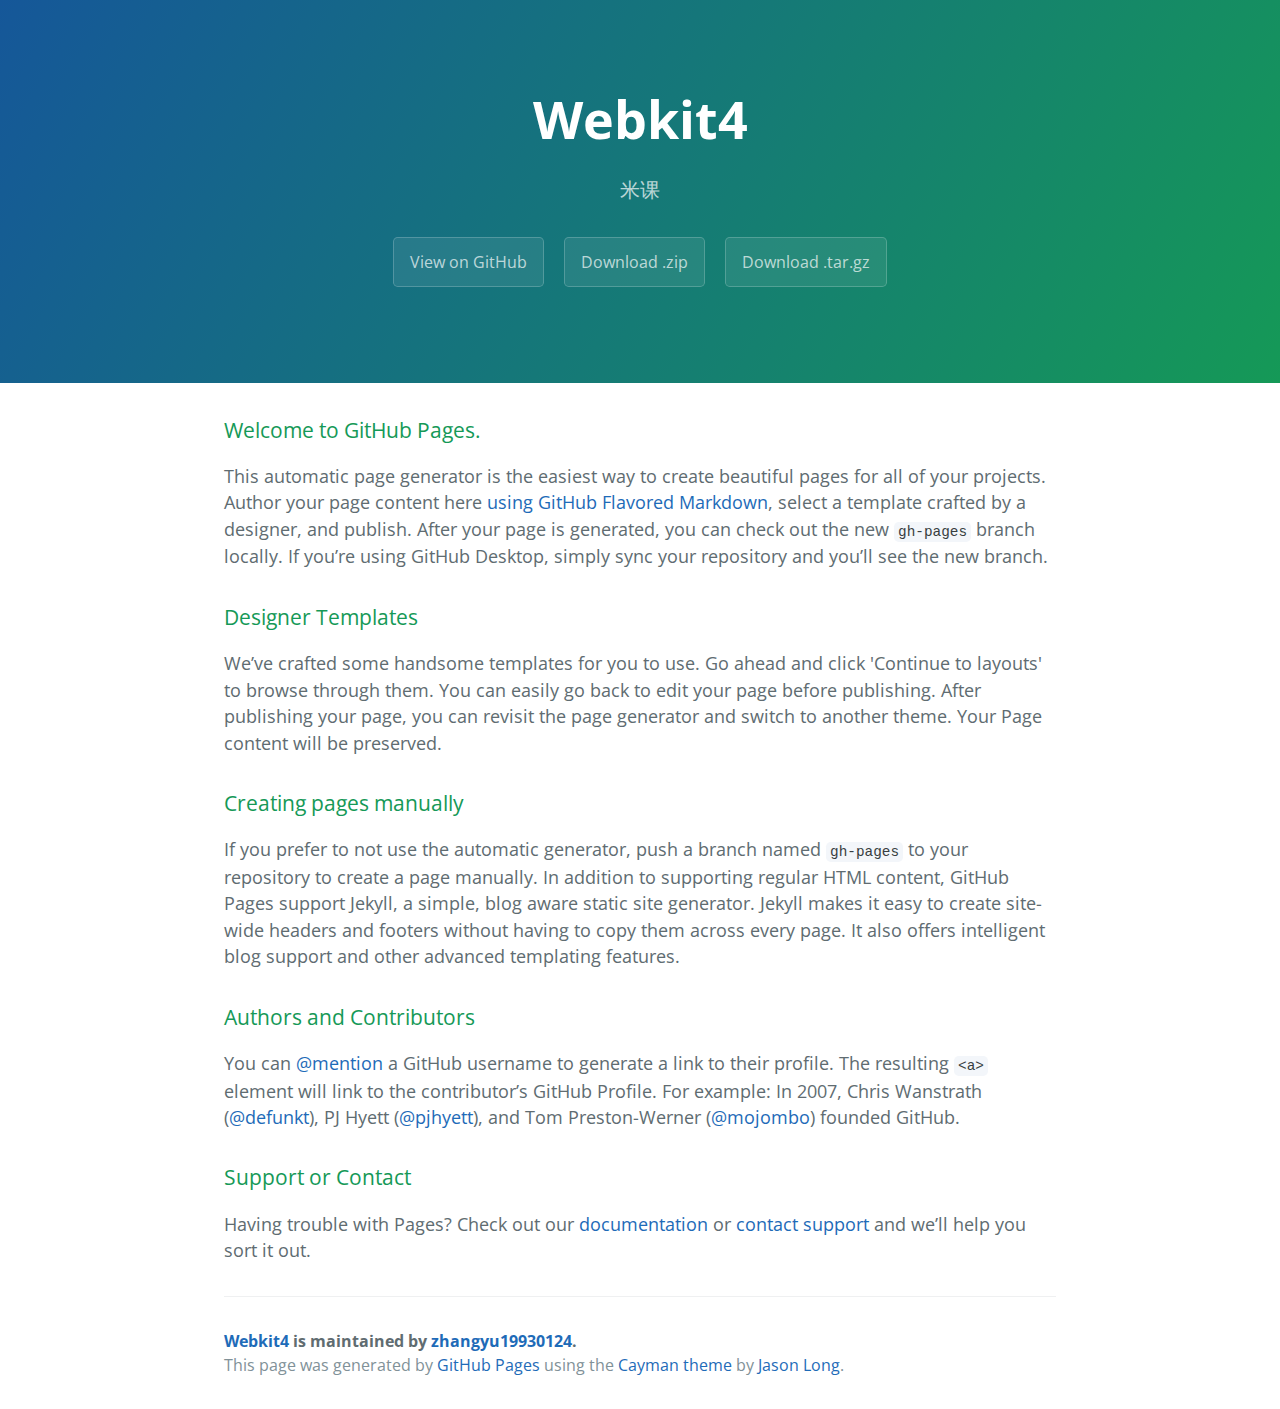
<file: index.html>
<!DOCTYPE html>
<html lang="en-us">
  <head>
    <meta charset="UTF-8">
    <title>Webkit4 by zhangyu19930124</title>
    <meta name="viewport" content="width=device-width, initial-scale=1">
    <link rel="stylesheet" type="text/css" href="stylesheets/normalize.css" media="screen">
    <link href='https://fonts.googleapis.com/css?family=Open+Sans:400,700' rel='stylesheet' type='text/css'>
    <link rel="stylesheet" type="text/css" href="stylesheets/stylesheet.css" media="screen">
    <link rel="stylesheet" type="text/css" href="stylesheets/github-light.css" media="screen">
  </head>
  <body>
    <section class="page-header">
      <h1 class="project-name">Webkit4</h1>
      <h2 class="project-tagline">米课</h2>
      <a href="https://github.com/zhangyu19930124/webkit4" class="btn">View on GitHub</a>
      <a href="https://github.com/zhangyu19930124/webkit4/zipball/master" class="btn">Download .zip</a>
      <a href="https://github.com/zhangyu19930124/webkit4/tarball/master" class="btn">Download .tar.gz</a>
    </section>

    <section class="main-content">
      <h3>
<a id="welcome-to-github-pages" class="anchor" href="#welcome-to-github-pages" aria-hidden="true"><span aria-hidden="true" class="octicon octicon-link"></span></a>Welcome to GitHub Pages.</h3>

<p>This automatic page generator is the easiest way to create beautiful pages for all of your projects. Author your page content here <a href="https://guides.github.com/features/mastering-markdown/">using GitHub Flavored Markdown</a>, select a template crafted by a designer, and publish. After your page is generated, you can check out the new <code>gh-pages</code> branch locally. If you’re using GitHub Desktop, simply sync your repository and you’ll see the new branch.</p>

<h3>
<a id="designer-templates" class="anchor" href="#designer-templates" aria-hidden="true"><span aria-hidden="true" class="octicon octicon-link"></span></a>Designer Templates</h3>

<p>We’ve crafted some handsome templates for you to use. Go ahead and click 'Continue to layouts' to browse through them. You can easily go back to edit your page before publishing. After publishing your page, you can revisit the page generator and switch to another theme. Your Page content will be preserved.</p>

<h3>
<a id="creating-pages-manually" class="anchor" href="#creating-pages-manually" aria-hidden="true"><span aria-hidden="true" class="octicon octicon-link"></span></a>Creating pages manually</h3>

<p>If you prefer to not use the automatic generator, push a branch named <code>gh-pages</code> to your repository to create a page manually. In addition to supporting regular HTML content, GitHub Pages support Jekyll, a simple, blog aware static site generator. Jekyll makes it easy to create site-wide headers and footers without having to copy them across every page. It also offers intelligent blog support and other advanced templating features.</p>

<h3>
<a id="authors-and-contributors" class="anchor" href="#authors-and-contributors" aria-hidden="true"><span aria-hidden="true" class="octicon octicon-link"></span></a>Authors and Contributors</h3>

<p>You can <a href="https://help.github.com/articles/basic-writing-and-formatting-syntax/#mentioning-users-and-teams" class="user-mention">@mention</a> a GitHub username to generate a link to their profile. The resulting <code>&lt;a&gt;</code> element will link to the contributor’s GitHub Profile. For example: In 2007, Chris Wanstrath (<a href="https://github.com/defunkt" class="user-mention">@defunkt</a>), PJ Hyett (<a href="https://github.com/pjhyett" class="user-mention">@pjhyett</a>), and Tom Preston-Werner (<a href="https://github.com/mojombo" class="user-mention">@mojombo</a>) founded GitHub.</p>

<h3>
<a id="support-or-contact" class="anchor" href="#support-or-contact" aria-hidden="true"><span aria-hidden="true" class="octicon octicon-link"></span></a>Support or Contact</h3>

<p>Having trouble with Pages? Check out our <a href="https://help.github.com/pages">documentation</a> or <a href="https://github.com/contact">contact support</a> and we’ll help you sort it out.</p>

      <footer class="site-footer">
        <span class="site-footer-owner"><a href="https://github.com/zhangyu19930124/webkit4">Webkit4</a> is maintained by <a href="https://github.com/zhangyu19930124">zhangyu19930124</a>.</span>

        <span class="site-footer-credits">This page was generated by <a href="https://pages.github.com">GitHub Pages</a> using the <a href="https://github.com/jasonlong/cayman-theme">Cayman theme</a> by <a href="https://twitter.com/jasonlong">Jason Long</a>.</span>
      </footer>

    </section>

  
  </body>
</html>
</file>
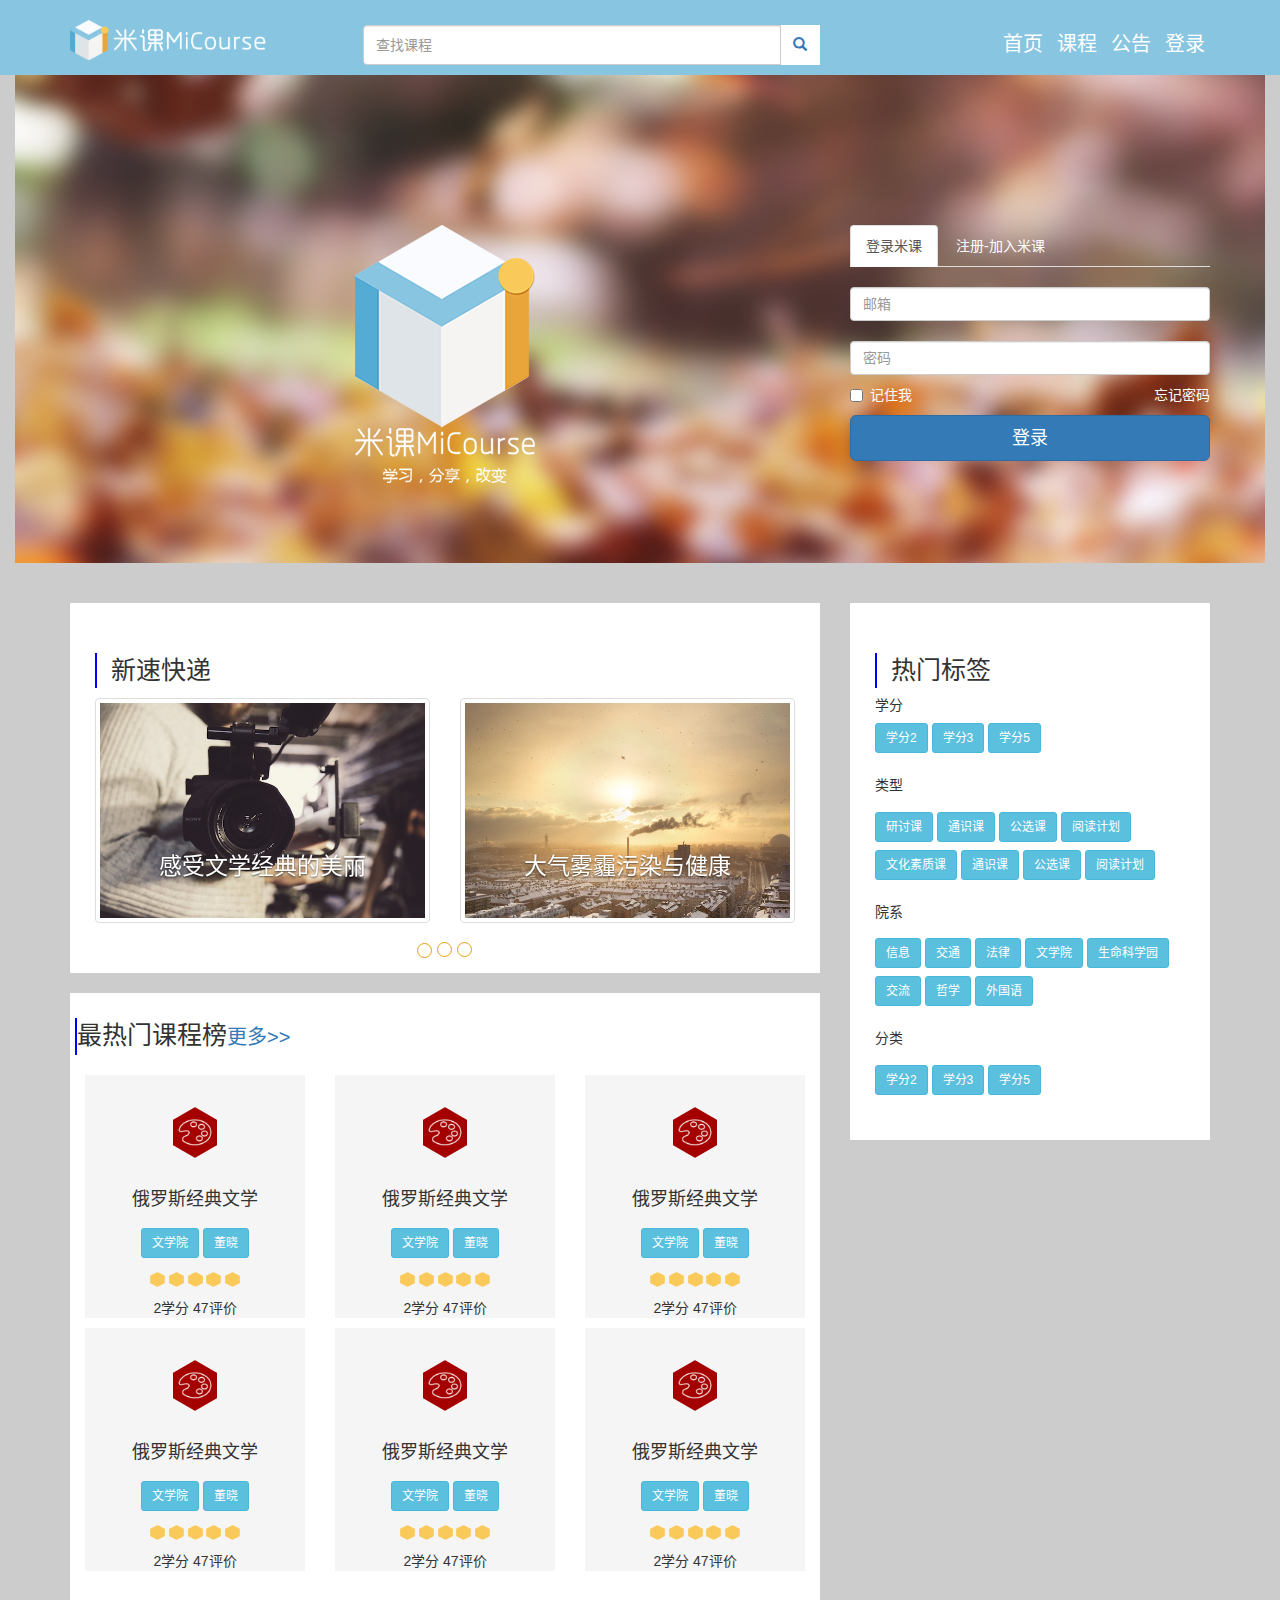
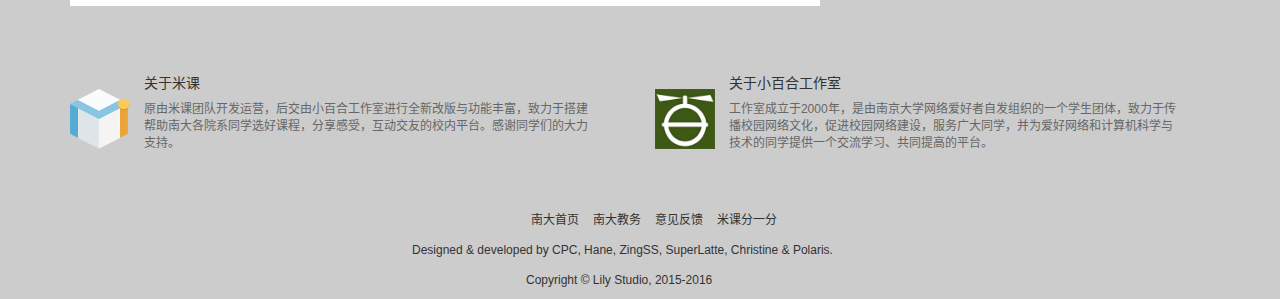
<file: 米课.html>
<!DOCTYPE html>
<html lang="zh-CN">
<head>
	<meta charset="UTF-8">
	<meta http-equiv="X-UA-Compatible" content="IE=edge">
    <meta name="viewport" content="width=device-width, initial-scale=1">
	<title>米课</title>
	<link rel="stylesheet" type="text/css" href="css/bootstrap.min.css">
<link rel="stylesheet" type="text/css" href="css/mike.css">
</head>
<body>
<div class="container-fluid">
	<header class="header">
		<nav class="nav navbar nav-default navbar-fixed-top bg">
		 <div class="container">
			<div class="row">
			  <!-- 导航区logo -->
				<div class="colo-lg-3 col-md-3 hidden-sm hidden-xs ">
					<div class="navbar-left">
						<a href="#" ><img class="nav-a1" src="images/Brand.png"></a>
					</div>
				</div>
				<div class="col-sm-2 hidden-xs visible-sm-block">
					<div class="navbar-left">
						<a href="#"><img class="nav-a2" src="images/Brand-M.png"></a>
					</div>
				</div>
				<div class="col-xs-2 visible-xs-block">
					<div class="navbar-left">
						<a href="#"><img class="nav-a3" src="images/Brand-S.png"></a>
					</div>
				</div>
              <!-- 导航区logo -->
              <div class="col-lg-5 col-md-5 col-sm-5 col-xs-8">
              	<form class="" method="get" action="" role="search">
              		<div class="input-group input-group-nav nav-div1 ">
              			<input type="text" class="form-control nav-span" placeholder="查找课程">
              			<span class="input-group-btn nav-span">
              				<a href="#" role="button" class="btn" onclick="$(this).closest('form').submit()">
              					<span class="glyphicon glyphicon-search"
                                ></span>
              				</a>
              			</span>
              		</div>
              	</form>
              </div>
              <div class="col-lg-4 col-md-4 col-sm-5 hidden-xs">
              	<div class="navbar-collapse collapse">
              		<ul class="list-inline pull-right nav-ul">
              			<li class="active nav-li">
              			<a href="#"  style="text-decoration: none;" class="nav-a1">首页</a></li>
              			<li class="nav-li"><a class="nav-a1" href="#" style="text-decoration: none;">课程</a></li>
              			<li class="nav-li"><a class="nav-a1" href="#" style="text-decoration: none;">公告</a></li>
              			<li class="nav-li"><a class="nav-a1" href="#" style="text-decoration: none;">登录</a></li>
              		</ul>
              	</div>
              </div>
              <div class="col-xs-2 visible-xs-block">
              	<div class="nav nav-hamburger pull-right open">
              		<a href="#" class="dropdown-toggle nav-hu" data-toggle="dropdown" role="button">
              			<span class="glyphicon glyphicon-menu-hamburger"></span>
              		</a>
              		<ul class="dropdown-menu pull-right">
              			<li><a href="#">首页</a></li>
              			<li><a href="#">课程</a></li>
              			<li><a href="#">公告</a></li>
              			<li><a href="#">登录</a></li>
              		</ul>
              	</div>
              </div>
			</div>
			</div>
		</nav>
	</header>
	<div class="content">
		<div class="wrapper">
			<div class="container">
				<div class="row">
					<div class="wrapper1 formposit col-lg-8 col-md-8 col-sm-6 col-xs-0">
						<img src="images/MiLogo.png">
						<br/>
						<img src="images/miTitle.png">
					</div>
					<div class="col-lg-4 col-md-4 col-sm-6 col-xs-12 formposit">
						<ul class="nav nav-tabs">
							<li class="active" role="presentation">
								<a href="#form1" role="tab" data-toggle="tab">登录米课</a>
							</li>
							<li><a href="#form2" role="tab" data-toggle="tab" class="check1">注册-加入米课</a></li>
						</ul>
						<div class="tab-content">
							<form role="tabpanel" class="tab-pane fade in active" id="form1">
							<br/>
								<label class="sr-only">邮箱</label>
								<input class="form-control" placeholder="邮箱"><br/>
								<label class="sr-only">密码</label>
								<input class="form-control" placeholder="密码">
								<div class="checkbox">
									<label class="check1">
										<input type="checkbox">记住我
									</label>
									<a href="#" class="pull-right check1">忘记密码</a>
								</div>
								<button class="btn btn-lg btn-primary btn-block">登录</button>
							</form>
							<form  id="form2" role="tabpanel" class="tab-pane fade">
								<br/>
								<label class="sr-only">邮箱</label>
								<input class="form-control" placeholder="邮箱"><br/>
								<label class="sr-only">密码</label>
								<input class="form-control" placeholder="密码"><br/>
								<button class="btn btn-lg btn-primary btn-block">注册</button>
							</form>
						</div>
					</div>
				</div>
			</div>
		</div>
		<div class="container">
			<div class="row">
				<div class="col-lg-8 col-md-8 col-sm-12 col-xs-12 ">
					<div class="crow">
						<h4 class="content-h4">&nbsp;&nbsp;新速快递</h4>
						<div  id="id1" class="carousel slide" data-ride="carousel">
							<ol class="carousel-indicators" id="ol">
							<li data-target="#id1" data-slide-to="0" class="active"></li>
							<li data-target="#id1" data-slide-to="1"></li>
							<li data-target="#id1" data-slide-to="2"></li>
	                       </ol>
							<div class="carousel-inner" role="listbox">
								<div class="item active">
								  <div class="row">
								  	<div class="col-lg-6 col-md-6 col-sm-6 col-xs-12">
								  		<div class="thumbnail">
								  			<a href="#"><img src="images/film.jpg"></a>
								  			<div class="carousel-caption">
								  				<p class="ol-font">感受文学经典的美丽</p>
								  			</div>
								  		</div>
								  	</div>
								  	<div class="col-lg-6 col-md-6 col-sm-6 col-xs-12">
								  		<div class="thumbnail">
								  			<a href="#"><img src="images/pollution.jpg"></a>
								  			<div class="carousel-caption">
								  				<p class="ol-font">大气雾霾污染与健康</p>
								  			</div>
								  		</div>
								  	</div>
								  </div>
								</div>
								<div class="item">
								  <div class="row">
								  	<div class="col-lg-6 col-md-6 col-sm-6 col-xs-12">
								  		<div class="thumbnail">
								  			<a href="#"><img src="images/biology.jpg"></a>
								  			<div class="carousel-caption">
								  				<p class="ol-font">探索生物医学诺贝尔奖

								  				</p>
								  			</div>
								  		</div>
								  	</div>
								  	<div class="col-lg-6 col-md-6 col-sm-6 col-xs-12">
								  		<div class="thumbnail">
								  			<a href="#"><img src="images/mineral.jpg"></a>
								  			<div class="carousel-caption">
								  				<p class="ol-font">地标双雄：生物和矿物</p>
								  			</div>
								  		</div>
								  	</div>
								  </div>
								</div>
								<div class="item">
								  <div class="row">
								  	<div class="col-lg-6 col-md-6 col-sm-6 col-xs-12">
								  		<div class="thumbnail">
								  			<a href="#"><img src="images/uncertainty.jpg"></a>
								  			<div class="carousel-caption">
								  				<p class="ol-font">不确定世界的决策行为</p>
								  			</div>
								  		</div>
								  	</div>
								  	<div class="col-lg-6 col-md-6 col-sm-6 col-xs-12">
								  		<div class="thumbnail">
								  			<a href="#"><img src="images/usa.jpg"></a>
								  			<div class="carousel-caption">
								  				<p class="ol-font">二十世纪中美文化交往的问题</p>
								  			</div>
								  		</div>
								  	</div>
								  </div>
								</div>
							</div>
							<!--  -->
						</div>
					</div>
					<div class="container">
				    <div class="row">
					<div class="col-lg-8 col-md-8 col-sm-12 col-xs-12">
						<div class="cont-posit">
						  <div class="cont-pp1">
						  <h4 class="content-h4 content-h41">最热门课程榜<a href="#" id="a1">更多>></a></h4>
						  <div class="s">
							<div class="row row1">
								<div class="col-lg-4 col-md-4 col-sm-4 col-xs-6 row1">
									<div class="row-p1">
									<div class="tu1">
										<div class="box-f">
										<div class="box-s">
										<div class="box-t img-responsive" style="background-image: url(images/art.png);"></div>
										</div>
		                               </div>
		                             </div>
		                               <!-- tu1 -->
		                               <div class="dd">
										<h4>俄罗斯经典文学</h4>
										<a href="#" class="btn btn-info btn-sm tags-a">文学院</a>
					   					<a href="#" class="btn btn-info btn-sm tags-a">董晓</a>
					   					<div class="box-1">
					   				     <img  class="img-s" src="images/star.png">
					   				     <img  class="img-s" src="images/star.png">
					   				     <img  class="img-s" src="images/star.png">
					   				     <img  class="img-s" src="images/star.png">
					   				     <img  class="img-s" src="images/star.png">
					   					</div>
					   					<div class="">
					   				        2学分 47评价
					   				         </div>
									   </div>
									</div>
								</div>
								<div class="col-lg-4 col-md-4 col-sm-4 col-xs-6 row1">
									<div class="row-p1">
										<div class="row-p1">
									<div class="tu1">
										<div class="box-f">
										<div class="box-s">
										<div class="box-t img-responsive" style="background-image: url(images/art.png);"></div>
										</div>
		                               </div>
		                             </div>
		                               <!-- tu1 -->
		                               <div class="dd">
										<h4>俄罗斯经典文学</h4>
										<a href="#" class="btn btn-info btn-sm tags-a">文学院</a>
					   					<a href="#" class="btn btn-info btn-sm tags-a">董晓</a>
					   					<div class="box-1">
					   				     <img  class="img-s" src="images/star.png">
					   				     <img  class="img-s" src="images/star.png">
					   				     <img  class="img-s" src="images/star.png">
					   				     <img  class="img-s" src="images/star.png">
					   				     <img  class="img-s" src="images/star.png">
					   					</div>
					   					<div class="">
					   				        2学分 47评价
					   				         </div>
									   </div>
									</div>
									</div>
								</div>
								<div class="col-lg-4 col-md-4 col-sm-4 col-xs-6 row1">
									<div class="row-p1">
										<div class="row-p1">
									<div class="tu1">
										<div class="box-f">
										<div class="box-s">
										<div class="box-t img-responsive" style="background-image: url(images/art.png);"></div>
										</div>
		                               </div>
		                             </div>
		                               <!-- tu1 -->
		                               <div class="dd">
										<h4>俄罗斯经典文学</h4>
										<a href="#" class="btn btn-info btn-sm tags-a">文学院</a>
					   					<a href="#" class="btn btn-info btn-sm tags-a">董晓</a>
					   					<div class="box-1">
					   				     <img  class="img-s" src="images/star.png">
					   				     <img  class="img-s" src="images/star.png">
					   				     <img  class="img-s" src="images/star.png">
					   				     <img  class="img-s" src="images/star.png">
					   				     <img  class="img-s" src="images/star.png">
					   					</div>
					   					<div class="">
					   				        2学分 47评价
					   				         </div>
									   </div>
									</div>
									</div>
								</div>
								<!--  -->
								<div class="col-lg-4 col-md-4 col-sm-4 col-xs-6 row1">
									<div class="row-p1">
										<div class="tu1">
										<div class="box-f">
										<div class="box-s">
										<div class="box-t img-responsive" style="background-image: url(images/art.png);"></div>
										</div>
		                               </div>
		                             </div>
		                               <!-- tu1 -->
		                               <div class="dd">
										<h4>俄罗斯经典文学</h4>
										<a href="#" class="btn btn-info btn-sm tags-a">文学院</a>
					   					<a href="#" class="btn btn-info btn-sm tags-a">董晓</a>
					   					<div class="box-1">
					   				     <img  class="img-s" src="images/star.png">
					   				     <img  class="img-s" src="images/star.png">
					   				     <img  class="img-s" src="images/star.png">
					   				     <img  class="img-s" src="images/star.png">
					   				     <img  class="img-s" src="images/star.png">
					   					</div>
					   					<div class="">
					   				        2学分 47评价
					   				         </div>
									   </div>
									</div>
								</div>
								<div class="col-lg-4 col-md-4 col-sm-4 col-xs-6 row1">
									<div class="row-p1">
										<div class="tu1">
										<div class="box-f">
										<div class="box-s">
										<div class="box-t img-responsive" style="background-image: url(images/art.png);"></div>
										</div>
		                               </div>
		                             </div>
		                               <!-- tu1 -->
		                               <div class="dd">
										<h4>俄罗斯经典文学</h4>
										<a href="#" class="btn btn-info btn-sm tags-a">文学院</a>
					   					<a href="#" class="btn btn-info btn-sm tags-a">董晓</a>
					   					<div class="box-1">
					   				     <img  class="img-s" src="images/star.png">
					   				     <img  class="img-s" src="images/star.png">
					   				     <img  class="img-s" src="images/star.png">
					   				     <img  class="img-s" src="images/star.png">
					   				     <img  class="img-s" src="images/star.png">
					   					</div>
					   					<div class="">
					   				        2学分 47评价
					   				         </div>
									   </div>
									</div>
								</div>
								<div class="col-lg-4 col-md-4 col-sm-4 col-xs-6 row1">
									<div class="row-p1">
										<div class="tu1">
										<div class="box-f">
										<div class="box-s">
										<div class="box-t img-responsive" style="background-image: url(images/art.png);"></div>
										</div>
		                               </div>
		                             </div>
		                               <!-- tu1 -->
		                               <div class="dd">
										<h4>俄罗斯经典文学</h4>
										<a href="#" class="btn btn-info btn-sm tags-a">文学院</a>
					   					<a href="#" class="btn btn-info btn-sm tags-a">董晓</a>
					   					<div class="box-1">
					   				     <img  class="img-s" src="images/star.png">
					   				     <img  class="img-s" src="images/star.png">
					   				     <img  class="img-s" src="images/star.png">
					   				     <img  class="img-s" src="images/star.png">
					   				     <img  class="img-s" src="images/star.png">
					   					</div>
					   					<div class="">
					   				        2学分 47评价
					   				         </div>
									   </div>
									</div>
								</div>
							</div>
						  </div>	
							</div>
						</div>
					</div>
				</div>
			</div>
				</div>
				<div class="col-lg-4 col-md-4 col-sm-12 col-xs-12">
					<div class="crow">
					<h4 class="content-h4">&nbsp;&nbsp;热门标签</h4>
					   <div class="tag-div">
					   	<div class="tags">
					   		<h5>学分</h5>
					   		<a href="#" class="btn btn-info btn-sm">学分2</a>
					   		<a href="#" class="btn btn-info btn-sm">学分3</a>
					   		<a href="#" class="btn btn-info btn-sm">学分5</a>
					   	</div>
					   		<div class="tags">
					   		<h5>类型</h5>
					   		<a href="#" class="btn btn-info btn-sm tags-a">研讨课</a>
					   		<a href="#" class="btn btn-info btn-sm tags-a">通识课</a>
					   		<a href="#" class="btn btn-info btn-sm tags-a">公选课</a>
					   		<a href="#" class="btn btn-info btn-sm tags-a">阅读计划</a>
					   		<a href="#" class="btn btn-info btn-sm tags-a">文化素质课</a>
					   		<a href="#" class="btn btn-info btn-sm tags-a">通识课</a>
					   		<a href="#" class="btn btn-info btn-sm tags-a">公选课</a>
					   		<a href="#" class="btn btn-info btn-sm tags-a">阅读计划</a>
					   	</div>
					   		<div class="tags">
					   		<h5>院系</h5>
					   		<a href="#" class="btn btn-info btn-sm tags-a">信息</a>
					   		<a href="#" class="btn btn-info btn-sm tags-a">交通</a>
					   		<a href="#" class="btn btn-info btn-sm tags-a">法律</a>
					   		<a href="#" class="btn btn-info btn-sm tags-a">文学院</a>
					   		<a href="#" class="btn btn-info btn-sm tags-a">生命科学园</a>
					   		<a href="#" class="btn btn-info btn-sm tags-a">交流</a>
					   		<a href="#" class="btn btn-info btn-sm tags-a">哲学</a>
					   		<a href="#" class="btn btn-info btn-sm tags-a">外国语</a>
					   	</div>
					   		<div class="tags">
					   		<h5>分类</h5>
					   		<a href="#" class="btn btn-info btn-sm tags-a">学分2</a>
					   		<a href="#" class="btn btn-info btn-sm tags-a">学分3</a>
					   		<a href="#" class="btn btn-info btn-sm tags-a">学分5</a>
					   	</div>
					   </div>
					</div>
				</div>
			</div>
			
		</div>
	</div>
	<footer class="footer">
		<div class="container">
			<div class="row">
				<div class="col-lg-6 col-md-6 col-sm-12 col-xs-12">
					<ul class="list-inline">
						<li class="active"><a href="#"><img  class="foot-img" src="images/MiLogo.png"></a></li>
						<li><div class="foot-div">
							<h5>关于米课</h5>
							<p>原由米课团队开发运营，后交由小百合工作室进行全新改版与功能丰富，致力于搭建帮助南大各院系同学选好课程，分享感受，互动交友的校内平台。感谢同学们的大力支持。</p>
						</div></li>
					</ul>
				</div>
				<div class="col-lg-6 col-md-6 col-sm-12 col-xs-12">
					<ul class="list-inline">
						<li class="active"><a href="#"><img  class="foot-img" src="images/LilyStudio.png"></a></li>
						<li><div class="foot-div">
							<h5>关于小百合工作室</h5>
							<p>工作室成立于2000年，是由南京大学网络爱好者自发组织的一个学生团体，致力于传播校园网络文化，促进校园网络建设，服务广大同学，并为爱好网络和计算机科学与技术的同学提供一个交流学习、共同提高的平台。</p>
						</div></li>
					</ul>
				</div>
			</div>
			<div class="">
				<ul class="list-inline foot-ul">
					<li><a href="#">南大首页</a></li>
					<li><a href="#">南大教务</a></li>
					<li><a href="#">意见反馈</a></li>
					<li><a href="#">米课分一分</a></li>
				</ul>
				<p class="foot-p"><a href="#">
					Designed & developed by CPC, Hane, ZingSS, SuperLatte, Christine & Polaris.<br/>
				</a></p>
				<p class="foot-p1"><a href="#">Copyright © Lily Studio, 2015-2016</a> </p>
			</div>
		</div>
	</footer>
</div>
	<script type="text/javascript" src="js/jquery-1.10.2.min.js"></script>
	<script type="text/javascript" src="js/bootstrap.min.js"></script>
	<script type="text/javascript" src="js/mike.js"></script>
</body>
</html>
</file>
<file: stylesheets/stylesheet.css>
* {
  box-sizing: border-box; }

body {
  padding: 0;
  margin: 0;
  font-family: "Open Sans", "Helvetica Neue", Helvetica, Arial, sans-serif;
  font-size: 16px;
  line-height: 1.5;
  color: #606c71; }

a {
  color: #1e6bb8;
  text-decoration: none; }
  a:hover {
    text-decoration: underline; }

.btn {
  display: inline-block;
  margin-bottom: 1rem;
  color: rgba(255, 255, 255, 0.7);
  background-color: rgba(255, 255, 255, 0.08);
  border-color: rgba(255, 255, 255, 0.2);
  border-style: solid;
  border-width: 1px;
  border-radius: 0.3rem;
  transition: color 0.2s, background-color 0.2s, border-color 0.2s; }
  .btn + .btn {
    margin-left: 1rem; }

.btn:hover {
  color: rgba(255, 255, 255, 0.8);
  text-decoration: none;
  background-color: rgba(255, 255, 255, 0.2);
  border-color: rgba(255, 255, 255, 0.3); }

@media screen and (min-width: 64em) {
  .btn {
    padding: 0.75rem 1rem; } }

@media screen and (min-width: 42em) and (max-width: 64em) {
  .btn {
    padding: 0.6rem 0.9rem;
    font-size: 0.9rem; } }

@media screen and (max-width: 42em) {
  .btn {
    display: block;
    width: 100%;
    padding: 0.75rem;
    font-size: 0.9rem; }
    .btn + .btn {
      margin-top: 1rem;
      margin-left: 0; } }

.page-header {
  color: #fff;
  text-align: center;
  background-color: #159957;
  background-image: linear-gradient(120deg, #155799, #159957); }

@media screen and (min-width: 64em) {
  .page-header {
    padding: 5rem 6rem; } }

@media screen and (min-width: 42em) and (max-width: 64em) {
  .page-header {
    padding: 3rem 4rem; } }

@media screen and (max-width: 42em) {
  .page-header {
    padding: 2rem 1rem; } }

.project-name {
  margin-top: 0;
  margin-bottom: 0.1rem; }

@media screen and (min-width: 64em) {
  .project-name {
    font-size: 3.25rem; } }

@media screen and (min-width: 42em) and (max-width: 64em) {
  .project-name {
    font-size: 2.25rem; } }

@media screen and (max-width: 42em) {
  .project-name {
    font-size: 1.75rem; } }

.project-tagline {
  margin-bottom: 2rem;
  font-weight: normal;
  opacity: 0.7; }

@media screen and (min-width: 64em) {
  .project-tagline {
    font-size: 1.25rem; } }

@media screen and (min-width: 42em) and (max-width: 64em) {
  .project-tagline {
    font-size: 1.15rem; } }

@media screen and (max-width: 42em) {
  .project-tagline {
    font-size: 1rem; } }

.main-content :first-child {
  margin-top: 0; }
.main-content img {
  max-width: 100%; }
.main-content h1, .main-content h2, .main-content h3, .main-content h4, .main-content h5, .main-content h6 {
  margin-top: 2rem;
  margin-bottom: 1rem;
  font-weight: normal;
  color: #159957; }
.main-content p {
  margin-bottom: 1em; }
.main-content code {
  padding: 2px 4px;
  font-family: Consolas, "Liberation Mono", Menlo, Courier, monospace;
  font-size: 0.9rem;
  color: #383e41;
  background-color: #f3f6fa;
  border-radius: 0.3rem; }
.main-content pre {
  padding: 0.8rem;
  margin-top: 0;
  margin-bottom: 1rem;
  font: 1rem Consolas, "Liberation Mono", Menlo, Courier, monospace;
  color: #567482;
  word-wrap: normal;
  background-color: #f3f6fa;
  border: solid 1px #dce6f0;
  border-radius: 0.3rem; }
  .main-content pre > code {
    padding: 0;
    margin: 0;
    font-size: 0.9rem;
    color: #567482;
    word-break: normal;
    white-space: pre;
    background: transparent;
    border: 0; }
.main-content .highlight {
  margin-bottom: 1rem; }
  .main-content .highlight pre {
    margin-bottom: 0;
    word-break: normal; }
.main-content .highlight pre, .main-content pre {
  padding: 0.8rem;
  overflow: auto;
  font-size: 0.9rem;
  line-height: 1.45;
  border-radius: 0.3rem; }
.main-content pre code, .main-content pre tt {
  display: inline;
  max-width: initial;
  padding: 0;
  margin: 0;
  overflow: initial;
  line-height: inherit;
  word-wrap: normal;
  background-color: transparent;
  border: 0; }
  .main-content pre code:before, .main-content pre code:after, .main-content pre tt:before, .main-content pre tt:after {
    content: normal; }
.main-content ul, .main-content ol {
  margin-top: 0; }
.main-content blockquote {
  padding: 0 1rem;
  margin-left: 0;
  color: #819198;
  border-left: 0.3rem solid #dce6f0; }
  .main-content blockquote > :first-child {
    margin-top: 0; }
  .main-content blockquote > :last-child {
    margin-bottom: 0; }
.main-content table {
  display: block;
  width: 100%;
  overflow: auto;
  word-break: normal;
  word-break: keep-all; }
  .main-content table th {
    font-weight: bold; }
  .main-content table th, .main-content table td {
    padding: 0.5rem 1rem;
    border: 1px solid #e9ebec; }
.main-content dl {
  padding: 0; }
  .main-content dl dt {
    padding: 0;
    margin-top: 1rem;
    font-size: 1rem;
    font-weight: bold; }
  .main-content dl dd {
    padding: 0;
    margin-bottom: 1rem; }
.main-content hr {
  height: 2px;
  padding: 0;
  margin: 1rem 0;
  background-color: #eff0f1;
  border: 0; }

@media screen and (min-width: 64em) {
  .main-content {
    max-width: 64rem;
    padding: 2rem 6rem;
    margin: 0 auto;
    font-size: 1.1rem; } }

@media screen and (min-width: 42em) and (max-width: 64em) {
  .main-content {
    padding: 2rem 4rem;
    font-size: 1.1rem; } }

@media screen and (max-width: 42em) {
  .main-content {
    padding: 2rem 1rem;
    font-size: 1rem; } }

.site-footer {
  padding-top: 2rem;
  margin-top: 2rem;
  border-top: solid 1px #eff0f1; }

.site-footer-owner {
  display: block;
  font-weight: bold; }

.site-footer-credits {
  color: #819198; }

@media screen and (min-width: 64em) {
  .site-footer {
    font-size: 1rem; } }

@media screen and (min-width: 42em) and (max-width: 64em) {
  .site-footer {
    font-size: 1rem; } }

@media screen and (max-width: 42em) {
  .site-footer {
    font-size: 0.9rem; } }
</file>
<file: stylesheets/github-light.css>
/*
The MIT License (MIT)

Copyright (c) 2015 GitHub, Inc.

Permission is hereby granted, free of charge, to any person obtaining a copy
of this software and associated documentation files (the "Software"), to deal
in the Software without restriction, including without limitation the rights
to use, copy, modify, merge, publish, distribute, sublicense, and/or sell
copies of the Software, and to permit persons to whom the Software is
furnished to do so, subject to the following conditions:

The above copyright notice and this permission notice shall be included in all
copies or substantial portions of the Software.

THE SOFTWARE IS PROVIDED "AS IS", WITHOUT WARRANTY OF ANY KIND, EXPRESS OR
IMPLIED, INCLUDING BUT NOT LIMITED TO THE WARRANTIES OF MERCHANTABILITY,
FITNESS FOR A PARTICULAR PURPOSE AND NONINFRINGEMENT. IN NO EVENT SHALL THE
AUTHORS OR COPYRIGHT HOLDERS BE LIABLE FOR ANY CLAIM, DAMAGES OR OTHER
LIABILITY, WHETHER IN AN ACTION OF CONTRACT, TORT OR OTHERWISE, ARISING FROM,
OUT OF OR IN CONNECTION WITH THE SOFTWARE OR THE USE OR OTHER DEALINGS IN THE
SOFTWARE.

*/

.pl-c /* comment */ {
  color: #969896;
}

.pl-c1      /* constant, markup.raw, meta.diff.header, meta.module-reference, meta.property-name, support, support.constant, support.variable, variable.other.constant */,
.pl-s .pl-v /* string variable */ {
  color: #0086b3;
}

.pl-e  /* entity */,
.pl-en /* entity.name */ {
  color: #795da3;
}

.pl-s .pl-s1 /* string source */,
.pl-smi      /* storage.modifier.import, storage.modifier.package, storage.type.java, variable.other, variable.parameter.function */ {
  color: #333;
}

.pl-ent /* entity.name.tag */ {
  color: #63a35c;
}

.pl-k /* keyword, storage, storage.type */ {
  color: #a71d5d;
}

.pl-pds              /* punctuation.definition.string, string.regexp.character-class */,
.pl-s                /* string */,
.pl-s .pl-pse .pl-s1 /* string punctuation.section.embedded source */,
.pl-sr               /* string.regexp */,
.pl-sr .pl-cce       /* string.regexp constant.character.escape */,
.pl-sr .pl-sra       /* string.regexp string.regexp.arbitrary-repitition */,
.pl-sr .pl-sre       /* string.regexp source.ruby.embedded */ {
  color: #183691;
}

.pl-v /* variable */ {
  color: #ed6a43;
}

.pl-id /* invalid.deprecated */ {
  color: #b52a1d;
}

.pl-ii /* invalid.illegal */ {
  background-color: #b52a1d;
  color: #f8f8f8;
}

.pl-sr .pl-cce /* string.regexp constant.character.escape */ {
  color: #63a35c;
  font-weight: bold;
}

.pl-ml /* markup.list */ {
  color: #693a17;
}

.pl-mh        /* markup.heading */,
.pl-mh .pl-en /* markup.heading entity.name */,
.pl-ms        /* meta.separator */ {
  color: #1d3e81;
  font-weight: bold;
}

.pl-mq /* markup.quote */ {
  color: #008080;
}

.pl-mi /* markup.italic */ {
  color: #333;
  font-style: italic;
}

.pl-mb /* markup.bold */ {
  color: #333;
  font-weight: bold;
}

.pl-md /* markup.deleted, meta.diff.header.from-file */ {
  background-color: #ffecec;
  color: #bd2c00;
}

.pl-mi1 /* markup.inserted, meta.diff.header.to-file */ {
  background-color: #eaffea;
  color: #55a532;
}

.pl-mdr /* meta.diff.range */ {
  color: #795da3;
  font-weight: bold;
}

.pl-mo /* meta.output */ {
  color: #1d3e81;
}
</file>
<file: css/mike.css>
@charset 'utf-8';
body{
	position: relative;
	top:75px;
	background-color: #ccc;
}
.bg{
	background-color: #88C5E1;
	width: 100%;
	height: 75px;
}
.nav-a1{
	width: 200px;
	height: 40px;
}
.nav-a2{
	width:100px;
	height: 30px;
}
.nav-a3{
	width: 50px;
	height: 40px;
}
.navbar-left{
	margin-top: 20px;
}
.nav-span{
	height: 40px;
	outline: none;
	background-color: #fff;
}
.nav-div1{
	margin-top: 25px;
}
.nav-a1{
	color: #fff;
	font-size: 20px;
	text-decoration:none;
}
.nav-a1:hover{
/*border-bottom:1px solid #fff;*/
color: #fff;
}
.nav-ul{
	margin-top: 30px;
}
.nav-li:hover{
border-bottom:2px solid #fff;
}
.nav-hu{
	color: #fff;
}
.nav-hamburger{
  height: 40px;
  padding: 0px 10px;
  color: #fff;
  border:1px solid #fff;
  border-radius: 2px;
  font-size: 1.2em;
  line-height: 40px;
}
.header{
	z-index: 10;
}
.wrapper{
	background-image: url(../images/homeImg.png);
	background-size: cover;
	/*height: 1500px;*/
	width: 100%;
}
.wrapper1{
	text-align: center;
}
.check1{
	color: #fff;
}
.formposit{
	margin-top: 150px;
	margin-bottom: 80px;
}
.contat1{
	width: 40%;
	background-color: #fff;
}
.contat2{
	width: 20%;
	background-color: #fff;
}
.crow{
	margin: 40px 0 20px 0;
	padding: 40px 25px 30px 25px;
	background-color: #fff;
	border-radius: 1px;
}
.content-h4{
	line-height: 35px;
	font-size: 25px;
	border-left: 2px solid blue; 
}
#ol{
  /*border: 2px solid red;*/
  margin-bottom:-40px; 
}
#ol li{
	width: 15px;
	height: 15px;
	border-color: #E5A00A;
}
.ol-font{
	font-size: 23px;
}
.tags{
	padding-bottom: 15px;
	/*border: 1px solid red;*/
}
.tags-a{
	margin-top: 8px;
}
.cont-posit{
  width:100%;
  text-align: center;
  margin-left: -15px;
  /*margin-top: -150px;*/
  background-color: #fff;
/*  padding-left:10px; */
  /*border: 1px solid red;*/
}
.row-p1{
	background-color: #F5F5F5;
	/*padding-left: 0px;
	padding-right: 0px;*/
}
.s{
	/*border: 1px solid green;*/
	padding:10px 10px; 
}
.cont-pp1{
	
	padding: 15px 5px 5px 5px;
}
.row1{
	/*border:1px solid green;*/
	margin-bottom: 10px;
}
.box-f{
	margin: 0px auto;
		-webkit-transform: rotate(120deg); 
	}
.box-s{
		-webkit-transform: rotate(-60deg);
	}
.box-f,.box-s,.box-t{
		width: 44px;
		height: 55px;
		overflow: hidden;
	}
.box-t{
		background: no-repeat 50% center;
		background-size: 125% auto;
		-ms-transform: rotate(-60deg);
		-moz-transform: rotate(-60deg);
		-webkit-transform: rotate(-60deg);
		visibility: visible;
}
.content-h41{
	text-align: left;
}
#a1{
	font-size: 20px;
	text-decoration: none;
}
#a1:hover{
	color: blue;
}
.tu1{
	padding-top: 30px;
	padding-bottom: 20px;
}
.box-1{
	margin-top: 10px;
	margin-bottom: 10px;
}
.img-s{
	width: 15px;
	height: 15px;
}
.cont-h6{
	color: #F9CA5A;
}
.footer{
	margin-top: 60px;
}
.foot-img{
	margin-bottom: 50px;
	width: 60px;
	height: 60px;
}
.foot-div{
	width: 450px;

}
.foot-div p{
	color: #666;
	font-size: 12px;
}
.foot-ul{
	margin-left: 40%;
}
.foot-ul li a{
	font-size: 12px;
	color:#333;
}
.foot-ul li a:hover{
	color: blue;
}
.foot-p{
	
	margin-left: 30%;
}
.foot-p a{
	text-decoration: none;
	font-size: 12px;
	color:#333;
}
.foot-p a:hover{
	color: blue;
}
.foot-p1{
	
	margin-left: 40%;
}
.foot-p1 a{
	text-decoration: none;
	font-size: 12px;
	color:#333;
}
.foot-p1 a:hover{
	color: blue;
}
</file>
